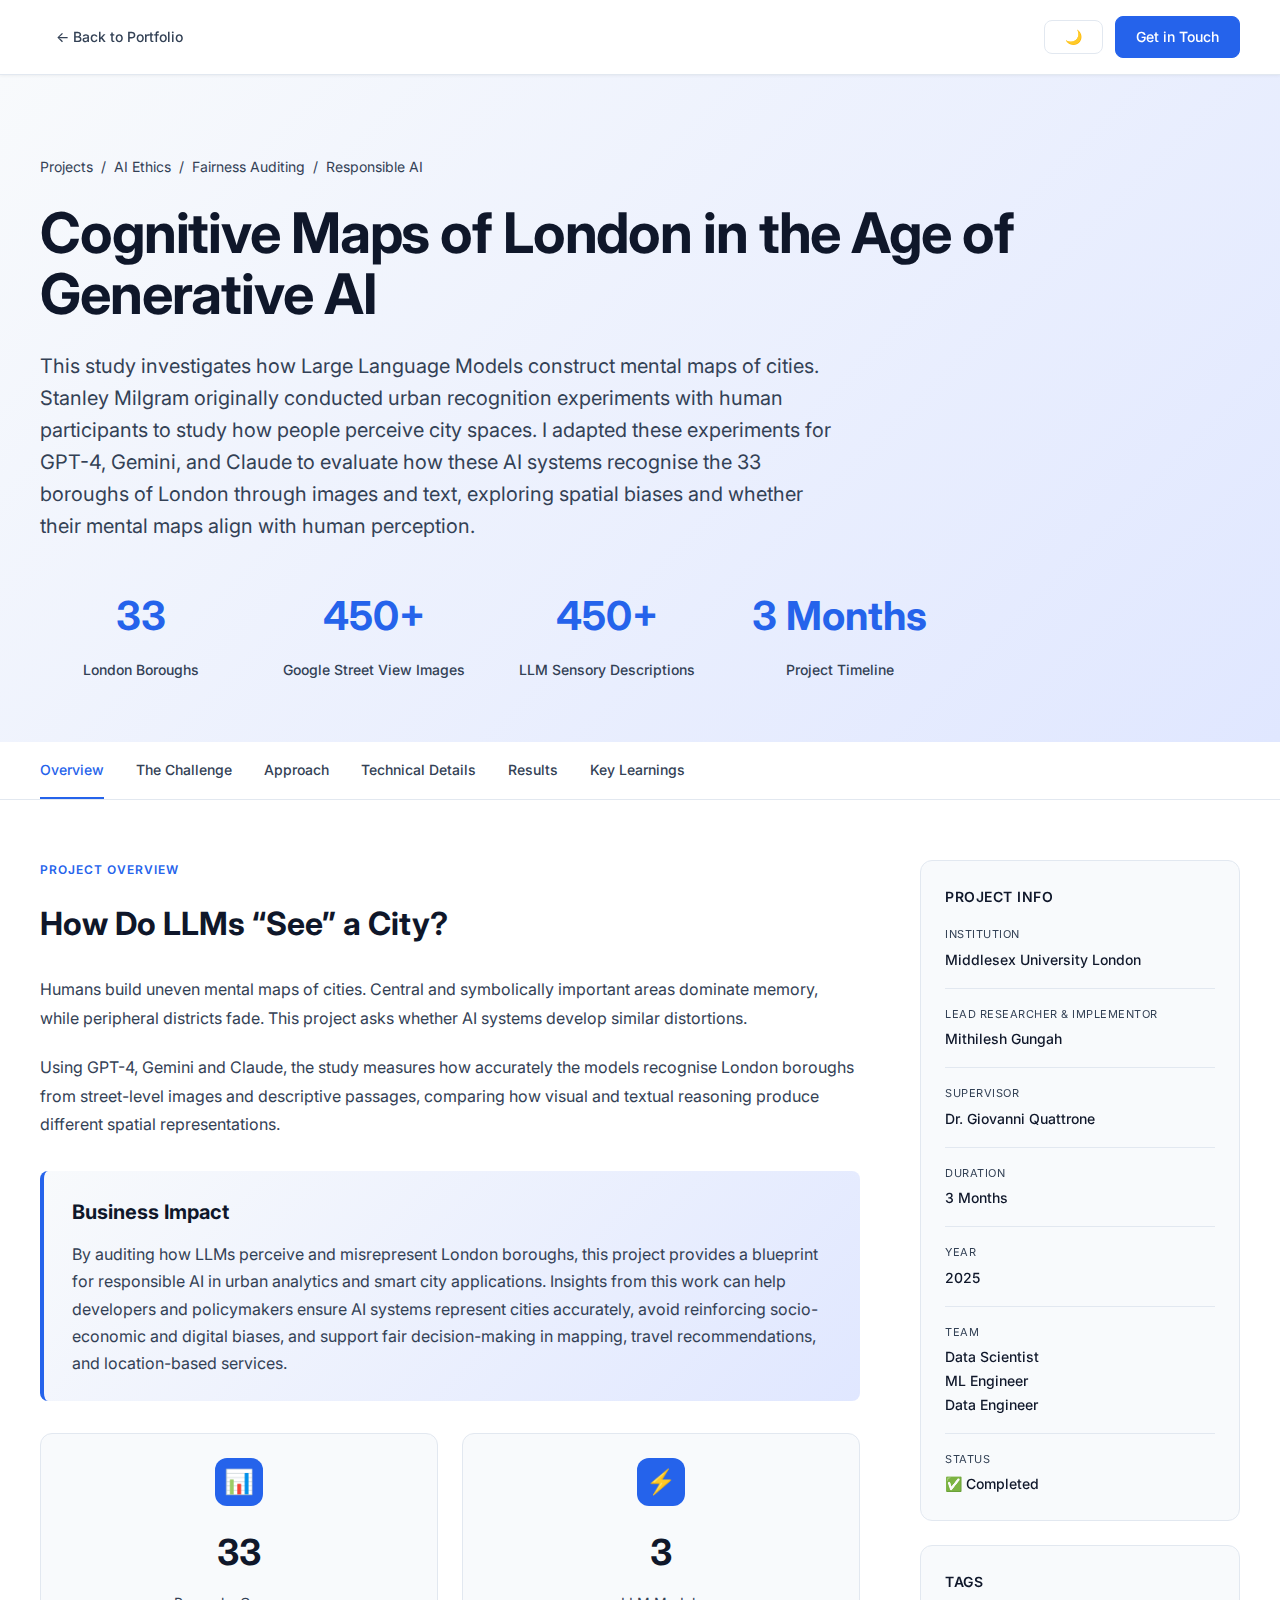
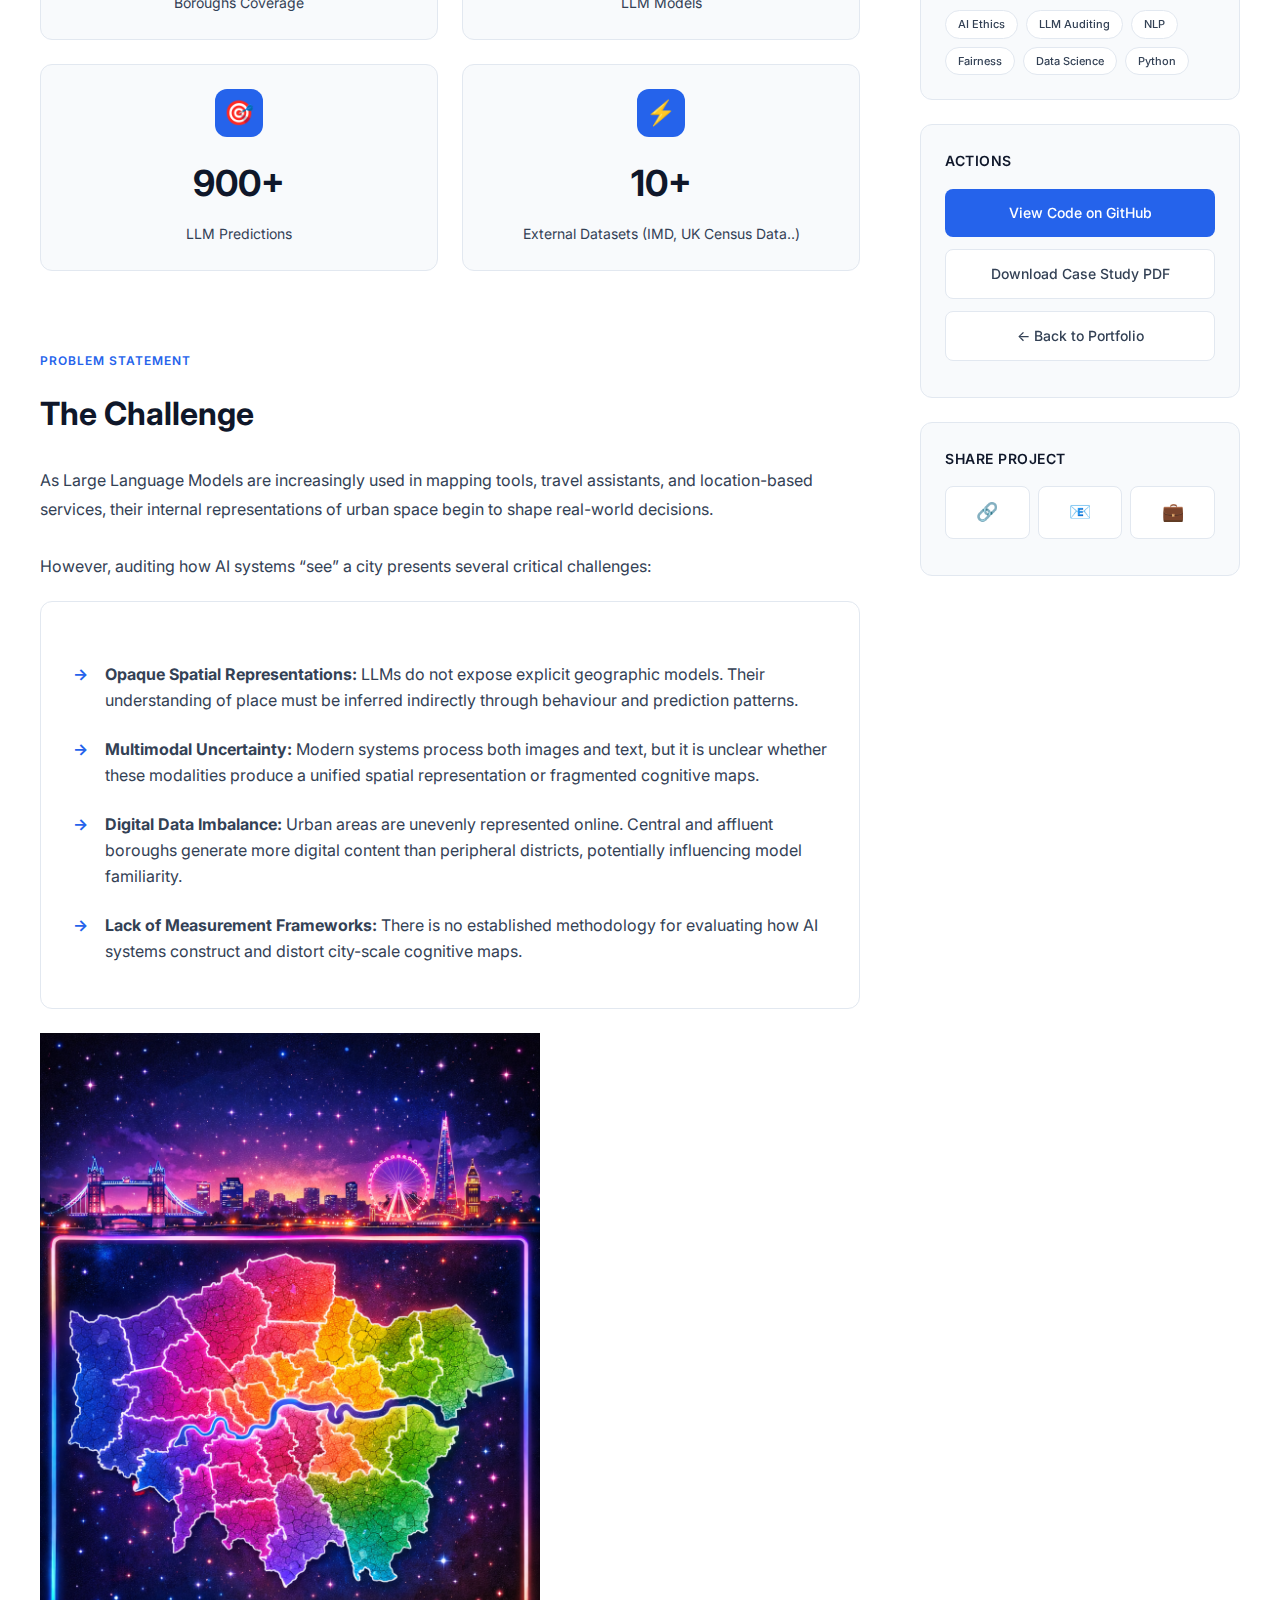
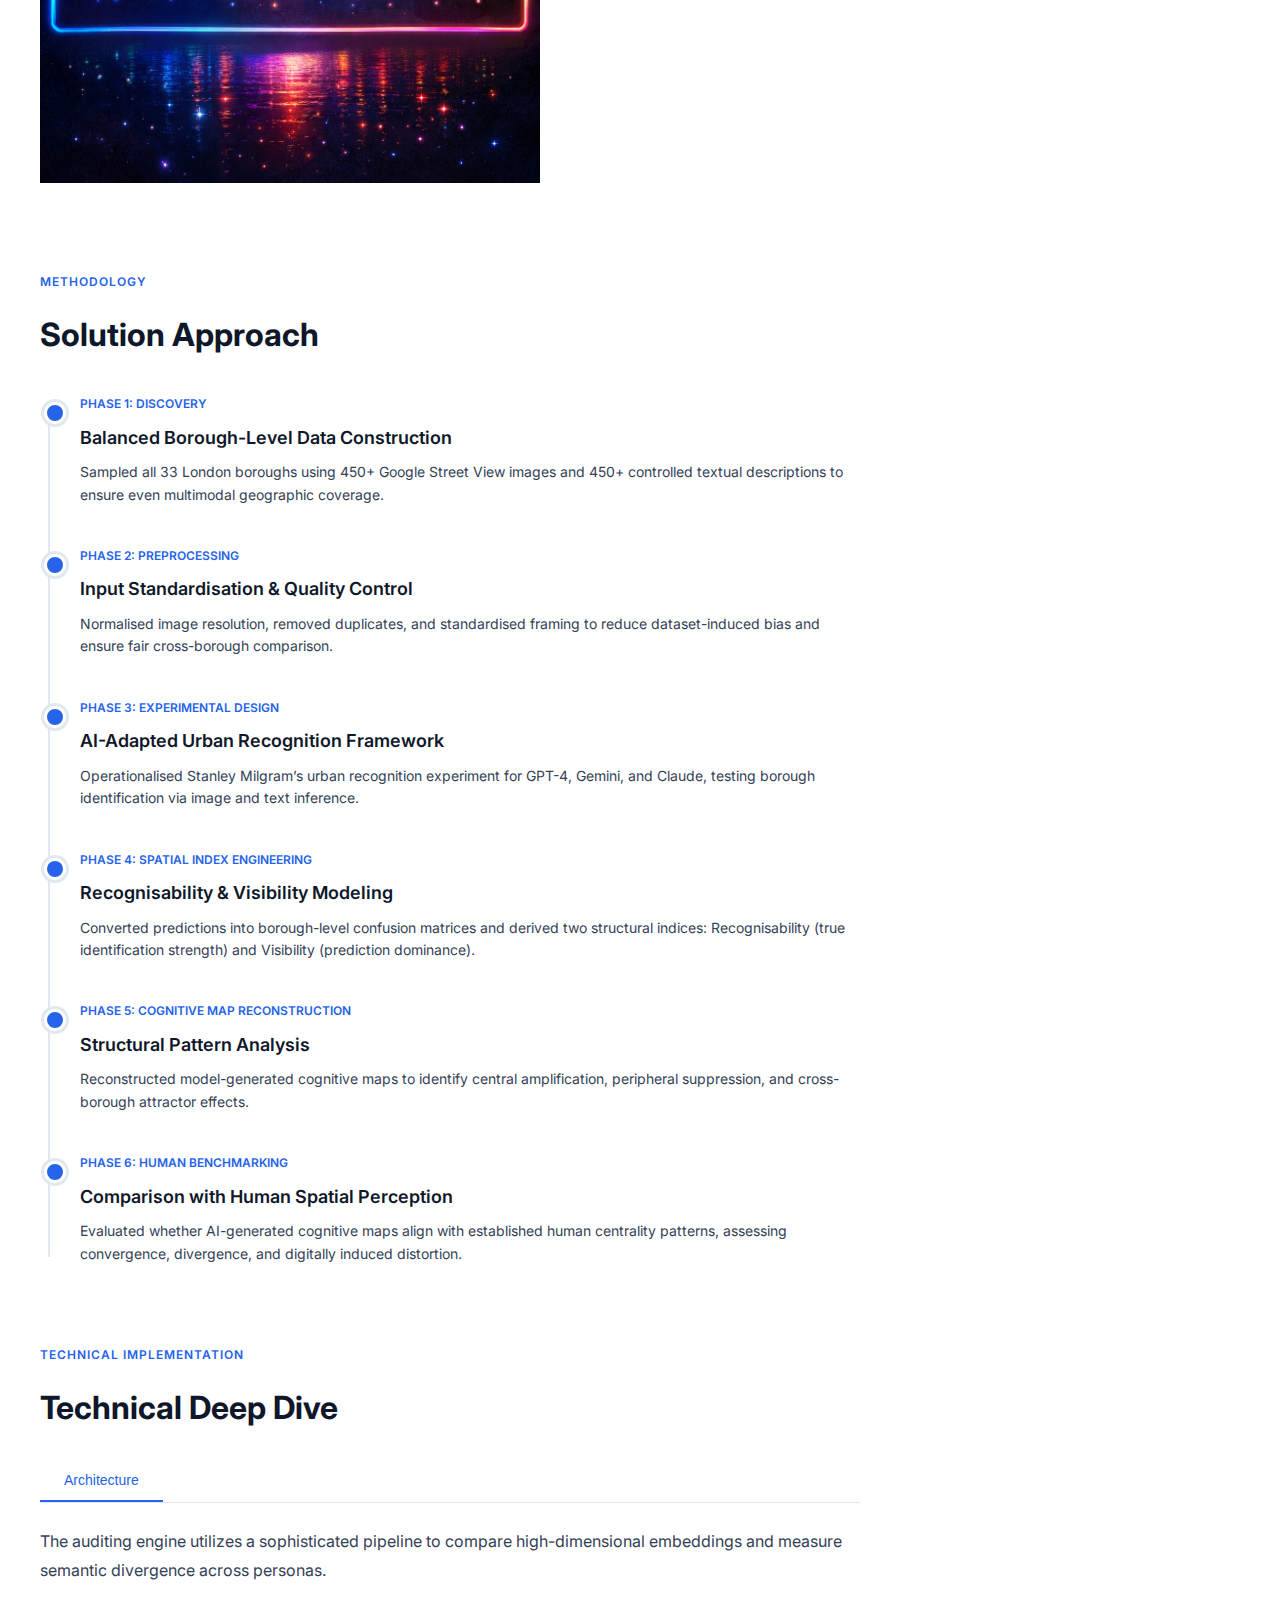
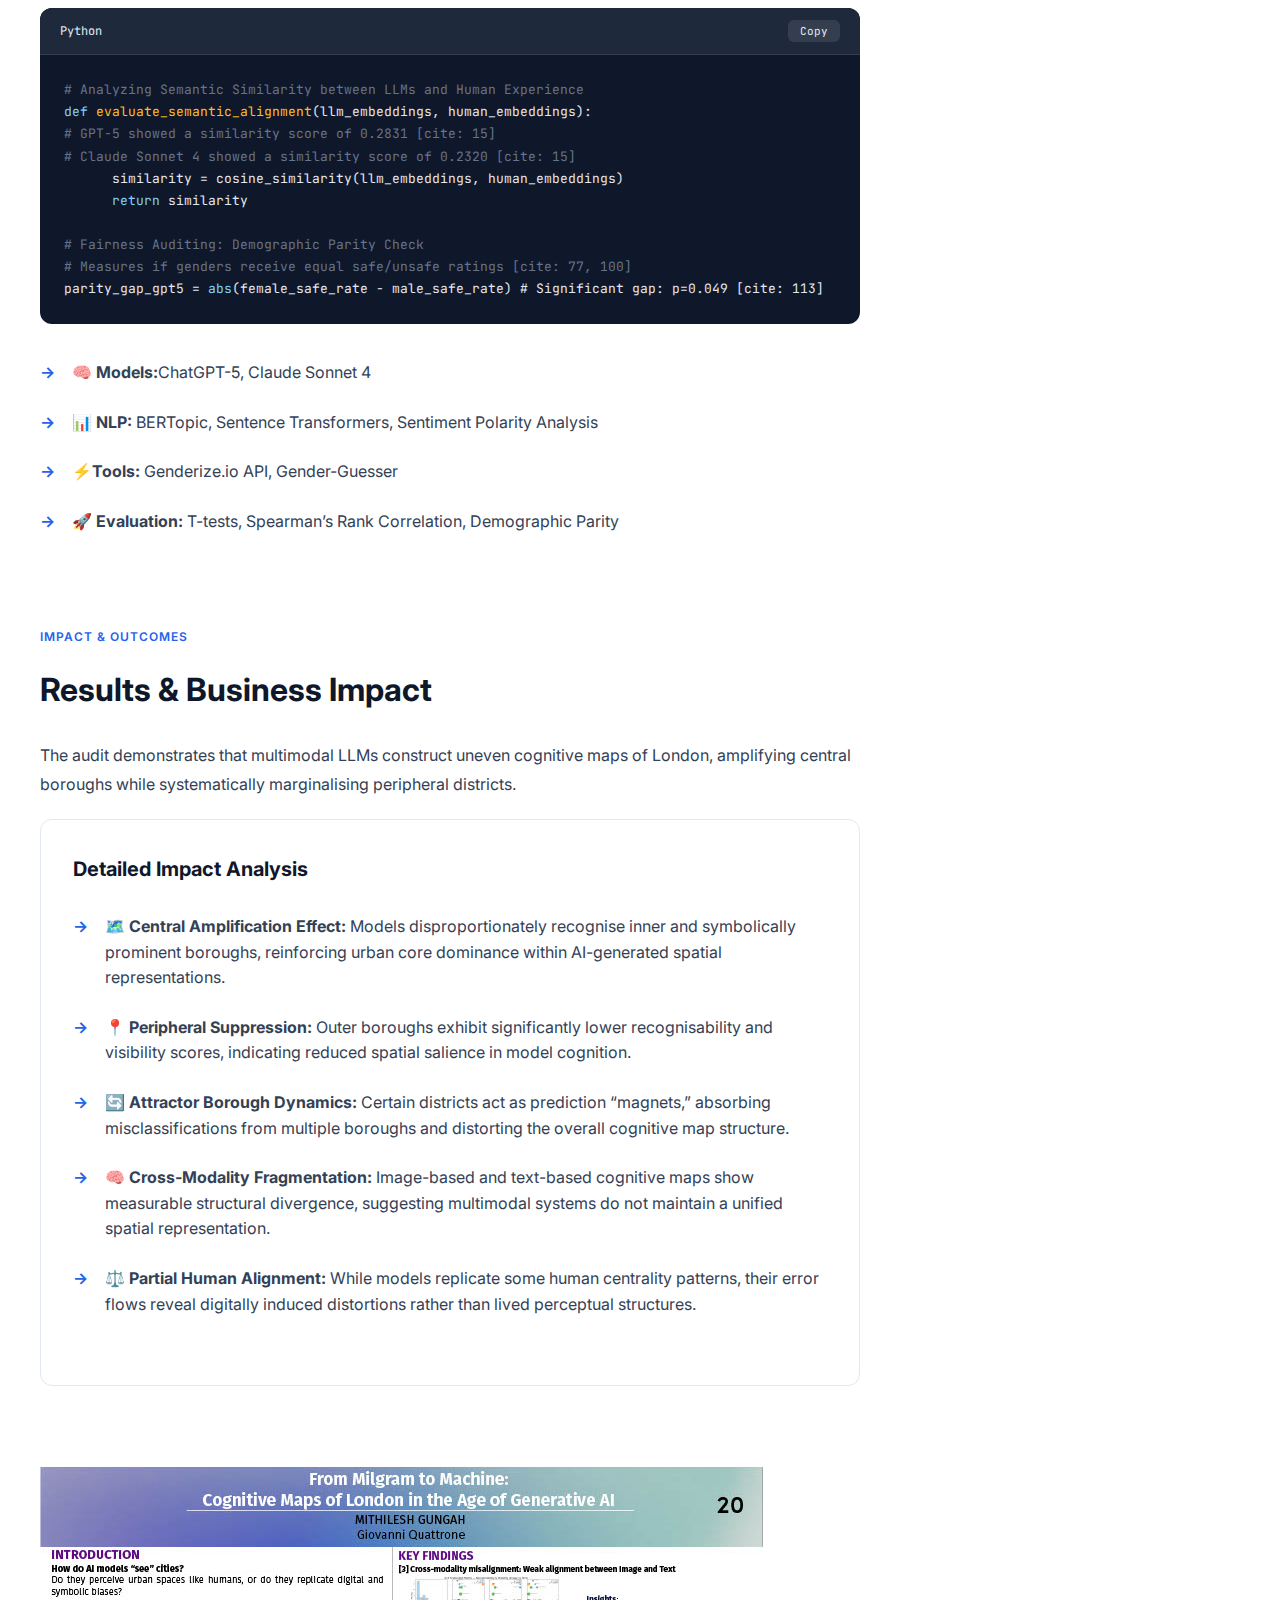
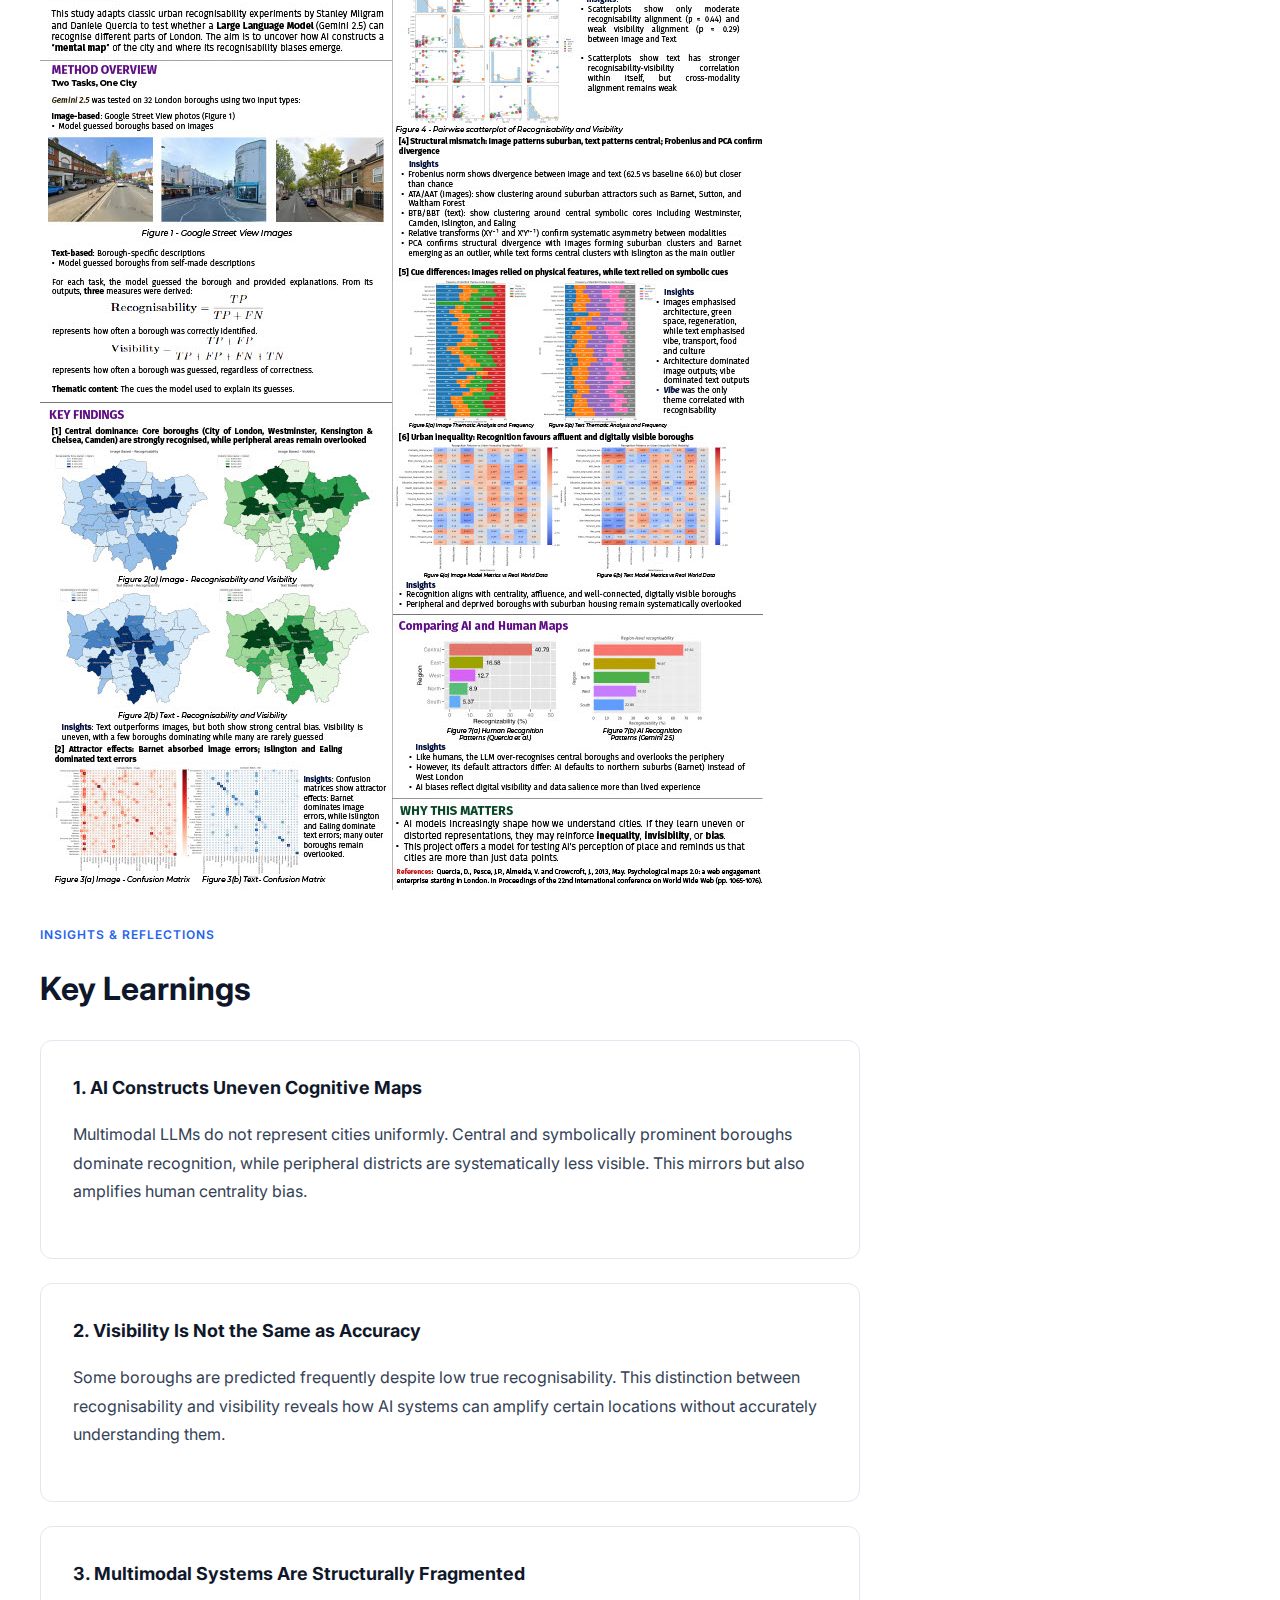
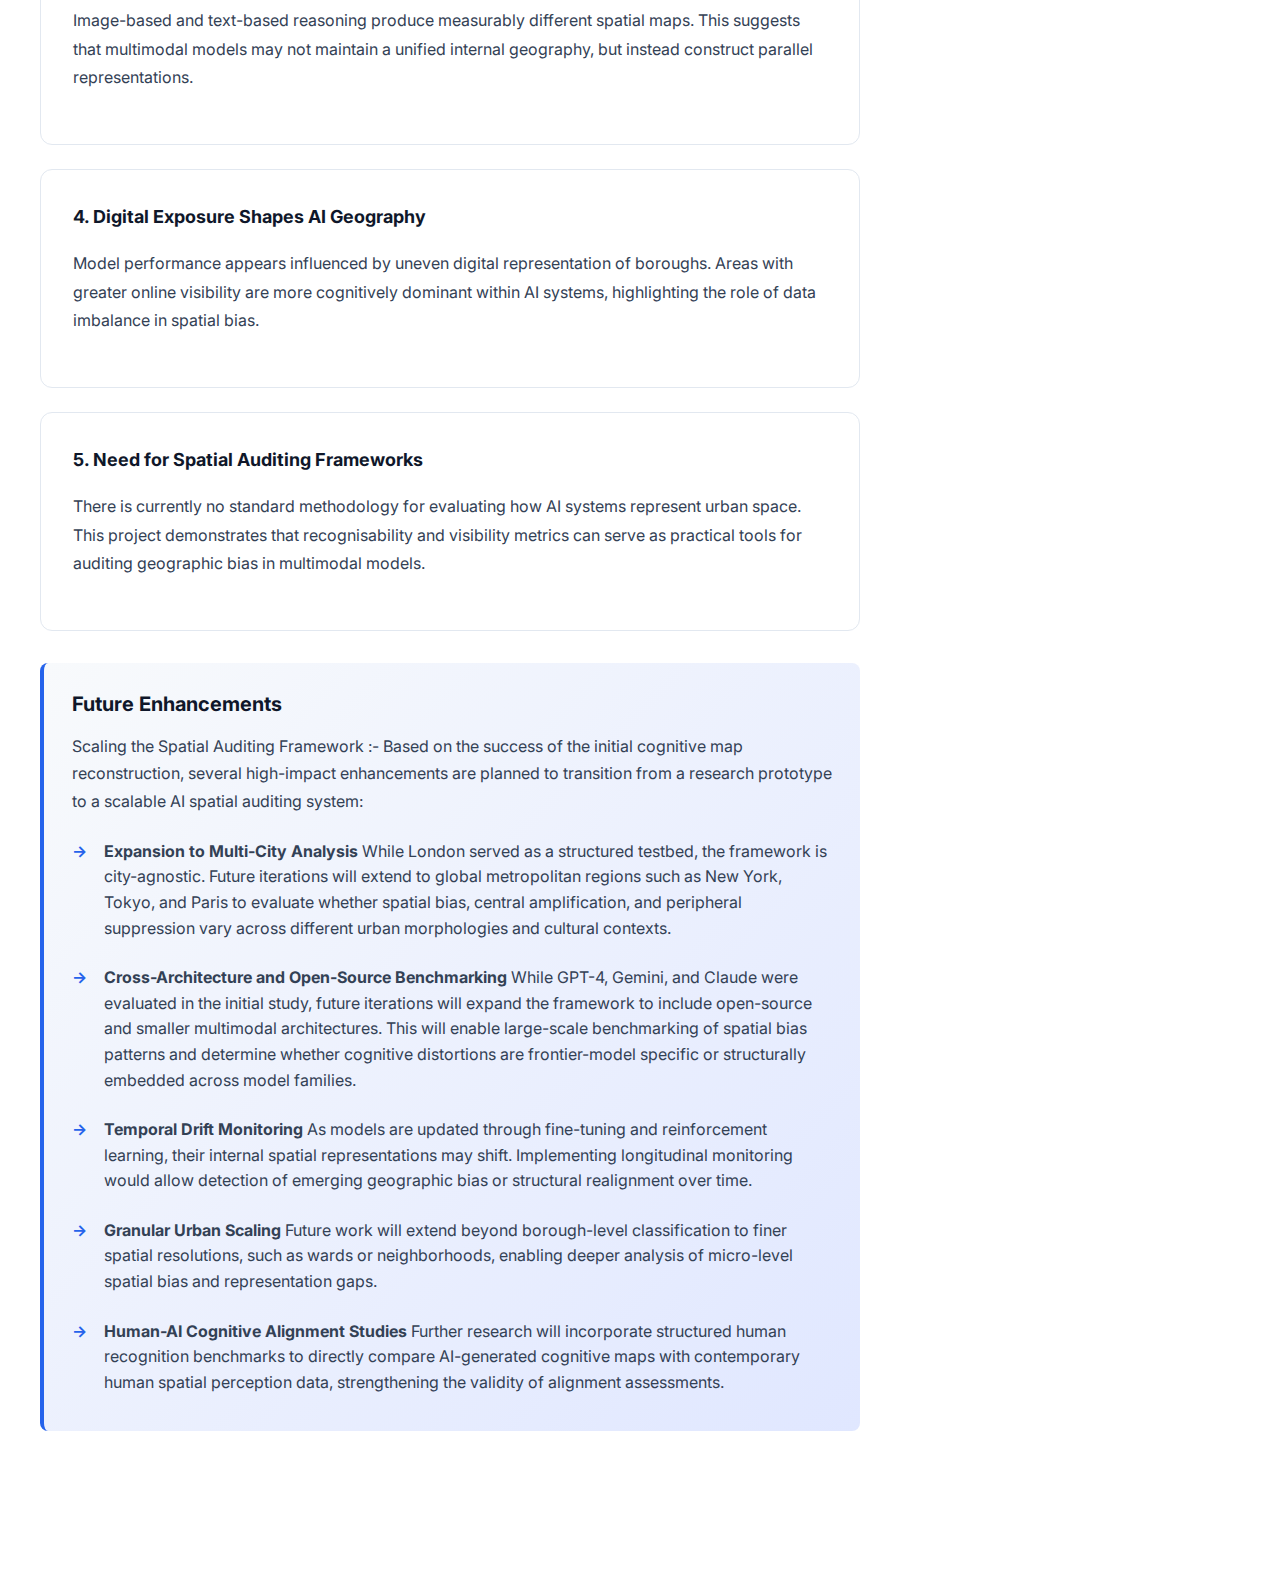
<file: project_1_thesis.html>
<!DOCTYPE html>
<html lang="en">
<head>
  <meta charset="UTF-8">
  <meta name="viewport" content="width=device-width, initial-scale=1.0">
  <title>Cognitive Maps of London in the Age of Generative AI</title>
  <link href="https://fonts.googleapis.com/css2?family=Inter:wght@300;400;500;600;700&family=JetBrains+Mono:wght@400;500;600&display=swap" rel="stylesheet">
  <style>
    * {
      margin: 0;
      padding: 0;
      box-sizing: border-box;
    }

    :root {
      --primary: #2563eb;
      --primary-dark: #1e40af;
      --secondary: #7c3aed;
      --accent: #06b6d4;
      --success: #10b981;
      --warning: #f59e0b;
      --dark: #0f172a;
      --dark-light: #1e293b;
      --gray-50: #f8fafc;
      --gray-100: #f1f5f9;
      --gray-200: #e2e8f0;
      --gray-700: #334155;
      --gray-800: #1e293b;
      --gray-900: #0f172a;
    }

    body {
      font-family: 'Inter', sans-serif;
      background: #ffffff;
      color: var(--gray-900);
      line-height: 1.7;
    }

    /* Navigation */
    .nav {
      position: sticky;
      top: 0;
      background: rgba(255, 255, 255, 0.95);
      backdrop-filter: blur(10px);
      border-bottom: 1px solid var(--gray-200);
      z-index: 1000;
      box-shadow: 0 1px 3px rgba(0, 0, 0, 0.05);
    }

    .nav-container {
      max-width: 1400px;
      margin: 0 auto;
      padding: 16px 40px;
      display: flex;
      justify-content: space-between;
      align-items: center;
    }

    .nav-back {
      display: flex;
      align-items: center;
      gap: 8px;
      color: var(--gray-700);
      text-decoration: none;
      font-size: 14px;
      font-weight: 500;
      padding: 8px 16px;
      border-radius: 8px;
      transition: all 0.2s;
    }

    .nav-back:hover {
      background: var(--gray-100);
      color: var(--primary);
    }

    .nav-actions {
      display: flex;
      gap: 12px;
    }

    .nav-btn {
      padding: 8px 20px;
      border-radius: 8px;
      text-decoration: none;
      font-size: 14px;
      font-weight: 500;
      transition: all 0.2s;
      border: 1px solid var(--gray-200);
      background: white;
      color: var(--gray-700);
    }

    .nav-btn:hover {
      border-color: var(--primary);
      color: var(--primary);
    }

    .nav-btn.primary {
      background: var(--primary);
      color: white;
      border-color: var(--primary);
    }

    .nav-btn.primary:hover {
      background: var(--primary-dark);
    }

    /* Hero Section */
    .hero {
      background: linear-gradient(135deg, #f8fafc 0%, #e0e7ff 100%);
      padding: 80px 40px 60px;
    }

    .hero-container {
      max-width: 1200px;
      margin: 0 auto;
    }

    .breadcrumb {
      display: flex;
      gap: 8px;
      color: var(--gray-700);
      font-size: 14px;
      margin-bottom: 24px;
    }

    .breadcrumb span {
      color: var(--gray-700);
    }

    .hero-title {
      font-size: 56px;
      font-weight: 700;
      line-height: 1.1;
      margin-bottom: 24px;
      color: var(--gray-900);
      letter-spacing: -0.02em;
    }

    .hero-subtitle {
      font-size: 20px;
      color: var(--gray-700);
      max-width: 800px;
      line-height: 1.6;
      margin-bottom: 40px;
    }

    .hero-stats {
        display: flex;
        gap: 40px;
        justify-content: center;
    }

    .stat {
        display: flex;
        flex-direction: column;
        align-items: center;
    }

    .stat-value {
        font-size: 40px;
        font-weight: 700;
        color: orange;
        margin-bottom: 8px;
    }

    .stat-label {
        font-size: 16px;
        color: #555;
        text-align: center;
    }
    
    /* Quick Nav */
    .quick-nav {
      background: white;
      border-bottom: 1px solid var(--gray-200);
      position: sticky;
      top: 69px;
      z-index: 100;
    }

    .quick-nav-container {
      max-width: 1400px;
      margin: 0 auto;
      padding: 0 40px;
      display: flex;
      gap: 32px;
      overflow-x: auto;
    }

    .quick-nav a {
      padding: 16px 0;
      color: var(--gray-700);
      text-decoration: none;
      font-size: 14px;
      font-weight: 500;
      border-bottom: 2px solid transparent;
      transition: all 0.2s;
      white-space: nowrap;
    }

    .quick-nav a:hover,
    .quick-nav a.active {
      color: var(--primary);
      border-bottom-color: var(--primary);
    }

    /* Main Layout */
    .main-container {
      max-width: 1400px;
      margin: 0 auto;
      padding: 60px 40px;
      display: grid;
      grid-template-columns: 1fr 320px;
      gap: 60px;
    }

    /* Content Sections */
    .content-section {
      margin-bottom: 80px;
      scroll-margin-top: 150px;
    }

    .section-label {
      font-size: 12px;
      font-weight: 600;
      color: var(--primary);
      text-transform: uppercase;
      letter-spacing: 1px;
      margin-bottom: 16px;
    }

    .section-title {
      font-size: 32px;
      font-weight: 700;
      margin-bottom: 24px;
      color: var(--gray-900);
    }

    .section-text {
      font-size: 16px;
      color: var(--gray-700);
      line-height: 1.8;
      margin-bottom: 20px;
    }

    /* Cards */
    .card {
      background: white;
      border: 1px solid var(--gray-200);
      border-radius: 12px;
      padding: 32px;
      margin-bottom: 24px;
    }

    .card-grid {
      display: grid;
      grid-template-columns: repeat(auto-fit, minmax(280px, 1fr));
      gap: 24px;
      margin-top: 24px;
    }

    .metric-card {
      background: var(--gray-50);
      border: 1px solid var(--gray-200);
      border-radius: 12px;
      padding: 24px;
      text-align: center;
    }

    .metric-icon {
      width: 48px;
      height: 48px;
      background: var(--primary);
      color: white;
      border-radius: 12px;
      display: flex;
      align-items: center;
      justify-content: center;
      font-size: 24px;
      margin: 0 auto 16px;
    }

    .metric-value {
      font-size: 36px;
      font-weight: 700;
      color: var(--gray-900);
      margin-bottom: 8px;
    }

    .metric-label {
      font-size: 14px;
      color: var(--gray-700);
    }

    /* Tabs */
    .tabs {
      display: flex;
      gap: 4px;
      margin-bottom: 24px;
      border-bottom: 1px solid var(--gray-200);
    }

    .tab {
      padding: 12px 24px;
      background: transparent;
      border: none;
      color: var(--gray-700);
      font-size: 14px;
      font-weight: 500;
      cursor: pointer;
      border-bottom: 2px solid transparent;
      transition: all 0.2s;
    }

    .tab:hover,
    .tab.active {
      color: var(--primary);
      border-bottom-color: var(--primary);
    }

    .tab-content {
      display: none;
      animation: fadeIn 0.3s;
    }

    .tab-content.active {
      display: block;
    }

    @keyframes fadeIn {
      from { opacity: 0; transform: translateY(10px); }
      to { opacity: 1; transform: translateY(0); }
    }

    /* Tech Stack */
    .tech-grid {
      display: grid;
      grid-template-columns: repeat(auto-fit, minmax(100px, 1fr));
      gap: 16px;
      margin-top: 24px;
    }

    .tech-item {
      background: var(--gray-50);
      border: 1px solid var(--gray-200);
      border-radius: 8px;
      padding: 16px;
      text-align: center;
      transition: all 0.2s;
    }

    .tech-item:hover {
      border-color: var(--primary);
      transform: translateY(-2px);
    }

    .tech-icon {
      font-size: 32px;
      margin-bottom: 8px;
    }

    .tech-name {
      font-size: 12px;
      font-weight: 500;
      color: var(--gray-700);
      font-family: 'JetBrains Mono', monospace;
    }

    /* Code Block */
    .code-container {
      background: var(--gray-900);
      border-radius: 12px;
      overflow: hidden;
      margin: 24px 0;
    }

    .code-header {
      background: var(--gray-800);
      padding: 12px 20px;
      display: flex;
      justify-content: space-between;
      align-items: center;
      border-bottom: 1px solid rgba(255, 255, 255, 0.1);
    }

    .code-title {
      font-size: 12px;
      color: var(--gray-200);
      font-family: 'JetBrains Mono', monospace;
    }

    .copy-btn {
      background: rgba(255, 255, 255, 0.1);
      border: none;
      color: var(--gray-200);
      padding: 4px 12px;
      border-radius: 6px;
      font-size: 11px;
      cursor: pointer;
      font-family: 'JetBrains Mono', monospace;
    }

    .copy-btn:hover {
      background: rgba(255, 255, 255, 0.2);
    }

    .code-block {
      padding: 24px;
      overflow-x: auto;
    }

    .code-block code {
      font-family: 'JetBrains Mono', monospace;
      font-size: 13px;
      line-height: 1.6;
      color: #e2e8f0;
    }

    .code-comment { color: #64748b; }
    .code-keyword { color: #7dd3fc; }
    .code-string { color: #86efac; }
    .code-function { color: #fbbf24; }

    /* Process Timeline */
    .timeline {
      position: relative;
      padding-left: 40px;
      margin-top: 32px;
    }

    .timeline::before {
      content: '';
      position: absolute;
      left: 8px;
      top: 8px;
      bottom: 8px;
      width: 2px;
      background: var(--gray-200);
    }

    .timeline-item {
      position: relative;
      margin-bottom: 40px;
    }

    .timeline-item::before {
      content: '';
      position: absolute;
      left: -36px;
      top: 8px;
      width: 16px;
      height: 16px;
      border-radius: 50%;
      background: var(--primary);
      border: 3px solid white;
      box-shadow: 0 0 0 3px var(--gray-200);
    }

    .timeline-label {
      font-size: 12px;
      font-weight: 600;
      color: var(--primary);
      text-transform: uppercase;
      margin-bottom: 8px;
    }

    .timeline-title {
      font-size: 18px;
      font-weight: 600;
      color: var(--gray-900);
      margin-bottom: 8px;
    }

    .timeline-text {
      font-size: 14px;
      color: var(--gray-700);
      line-height: 1.6;
    }

    /* Lists */
    .custom-list {
      list-style: none;
      padding: 0;
      margin-top: 16px;
    }

    .custom-list li {
      padding: 12px 0 12px 32px;
      position: relative;
      color: var(--gray-700);
      line-height: 1.6;
    }

    .custom-list li::before {
      content: "→";
      position: absolute;
      left: 0;
      color: var(--primary);
      font-weight: 700;
    }

    /* Sidebar */
    .sidebar {
      position: sticky;
      top: 150px;
      height: fit-content;
    }

    .sidebar-section {
      background: var(--gray-50);
      border: 1px solid var(--gray-200);
      border-radius: 12px;
      padding: 24px;
      margin-bottom: 24px;
    }

    .sidebar-title {
      font-size: 14px;
      font-weight: 600;
      color: var(--gray-900);
      margin-bottom: 16px;
      text-transform: uppercase;
      letter-spacing: 0.5px;
    }

    .sidebar-item {
      margin-bottom: 16px;
      padding-bottom: 16px;
      border-bottom: 1px solid var(--gray-200);
    }

    .sidebar-item:last-child {
      margin-bottom: 0;
      padding-bottom: 0;
      border-bottom: none;
    }

    .sidebar-label {
      font-size: 11px;
      color: var(--gray-700);
      text-transform: uppercase;
      letter-spacing: 0.5px;
      margin-bottom: 4px;
    }

    .sidebar-value {
      font-size: 14px;
      color: var(--gray-900);
      font-weight: 500;
    }

    .tag-container {
      display: flex;
      flex-wrap: wrap;
      gap: 8px;
      margin-top: 8px;
    }

    .tag {
      background: white;
      border: 1px solid var(--gray-200);
      padding: 4px 12px;
      border-radius: 16px;
      font-size: 11px;
      color: var(--gray-700);
      font-weight: 500;
    }

    .action-btn {
      display: block;
      width: 100%;
      padding: 12px;
      background: var(--primary);
      color: white;
      text-align: center;
      text-decoration: none;
      border-radius: 8px;
      font-weight: 500;
      font-size: 14px;
      margin-bottom: 12px;
      transition: all 0.2s;
    }

    .action-btn:hover {
      background: var(--primary-dark);
    }

    .action-btn.secondary {
      background: white;
      color: var(--gray-700);
      border: 1px solid var(--gray-200);
    }

    .action-btn.secondary:hover {
      border-color: var(--primary);
      color: var(--primary);
    }

    /* Highlight Box */
    .highlight-box {
      background: linear-gradient(135deg, #dbeafe 0%, #e0e7ff 100%);
      border-left: 4px solid var(--primary);
      border-radius: 8px;
      padding: 24px 28px;
      margin: 32px 0;
    }

    .highlight-box h3 {
      font-size: 20px;
      color: var(--gray-900);
      margin-bottom: 12px;
    }

    .highlight-box p {
      color: var(--gray-700);
      line-height: 1.7;
    }

    /* Image Placeholder */
    .image-placeholder {
      width: 100%;
      height: 400px;
      background: linear-gradient(135deg, var(--gray-100) 0%, var(--gray-200) 100%);
      border-radius: 12px;
      display: flex;
      align-items: center;
      justify-content: center;
      font-size: 80px;
      margin: 32px 0;
      border: 1px solid var(--gray-200);
    }

    /* Responsive */
    @media (max-width: 1024px) {
      .main-container {
        grid-template-columns: 1fr;
      }

      .sidebar {
        position: relative;
        top: 0;
      }

      .hero-title {
        font-size: 40px;
      }

      .hero-stats {
        grid-template-columns: repeat(2, 1fr);
      }
    }

    @media (max-width: 768px) {
      .nav-container,
      .hero-container,
      .quick-nav-container,
      .main-container {
        padding-left: 20px;
        padding-right: 20px;
      }

      .hero-title {
        font-size: 32px;
      }

      .hero-stats {
        grid-template-columns: 1fr;
        gap: 20px;
      }
    }

    /* Theme Variables */
    :root {
      --primary: #2563eb;
      --primary-dark: #1e40af;
      --bg-color: #ffffff;
      --text-main: #0f172a;
      --text-muted: #334155;
      --nav-bg: rgba(255, 255, 255, 0.95);
      --card-bg: #ffffff;
      --card-border: #e2e8f0;
      --hero-bg: linear-gradient(135deg, #f8fafc 0%, #e0e7ff 100%);
      --stat-bg: #f8fafc;
      --gray-50: #f8fafc;
      --gray-100: #f1f5f9;
      --gray-200: #e2e8f0;
      --code-bg: #0f172a;
    }

    body.dark-mode {
      --bg-color: #0f172a;
      --text-main: #f8fafc;
      --text-muted: #94a3b8;
      --nav-bg: rgba(15, 23, 42, 0.95);
      --card-bg: #1e293b;
      --card-border: #334155;
      --hero-bg: linear-gradient(135deg, #0f172a 0%, #1e1b4b 100%);
      --stat-bg: #1e293b;
      --gray-50: #1e293b;
      --gray-100: #334155;
      --gray-200: #334155;
    }

    * { margin: 0; padding: 0; box-sizing: border-box; }
    html { scroll-behavior: smooth; }
    body {
      font-family: 'Inter', sans-serif;
      background: var(--bg-color);
      color: var(--text-main);
      line-height: 1.7;
      transition: background 0.3s ease, color 0.3s ease;
    }

    /* Navigation */
    .nav {
      position: sticky; top: 0;
      background: var(--nav-bg);
      backdrop-filter: blur(10px);
      border-bottom: 1px solid var(--card-border);
      z-index: 1000;
    }
    .nav-container {
      max-width: 1400px; margin: 0 auto;
      padding: 16px 40px;
      display: flex; justify-content: space-between; align-items: center;
    }
    .nav-back {
      display: flex; align-items: center; gap: 8px;
      color: var(--text-muted); text-decoration: none;
      font-size: 14px; font-weight: 500; padding: 8px 16px; border-radius: 8px;
    }
    .nav-back:hover { background: var(--gray-100); color: var(--primary); }
    .nav-actions { display: flex; gap: 12px; }
    .nav-btn {
      padding: 8px 20px; border-radius: 8px; text-decoration: none;
      font-size: 14px; font-weight: 500; transition: all 0.2s;
      border: 1px solid var(--card-border); background: var(--card-bg);
      color: var(--text-muted); cursor: pointer;
    }
    .nav-btn.primary { background: var(--primary); color: white; border-color: var(--primary); }

    /* Hero */
    .hero { background: var(--hero-bg); padding: 80px 40px 60px; }
    .hero-container { max-width: 1200px; margin: 0 auto; }
    .breadcrumb { display: flex; gap: 8px; color: var(--text-muted); font-size: 14px; margin-bottom: 24px; }
    .hero-title { font-size: 56px; font-weight: 700; line-height: 1.1; margin-bottom: 24px; letter-spacing: -0.02em; }
    .hero-subtitle { font-size: 20px; color: var(--text-muted); max-width: 800px; margin-bottom: 40px; }
    .hero-stats { display: grid; grid-template-columns: repeat(4, 1fr); gap: 32px; max-width: 900px; }
    .stat-value { font-size: 40px; font-weight: 700; color: var(--primary); display: block; }
    .stat-label { font-size: 14px; color: var(--text-muted); font-weight: 500; }

    /* Quick Nav */
    .quick-nav { background: var(--nav-bg); border-bottom: 1px solid var(--card-border); position: sticky; top: 69px; z-index: 100; }
    .quick-nav-container { max-width: 1400px; margin: 0 auto; padding: 0 40px; display: flex; gap: 32px; overflow-x: auto; }
    .quick-nav a { padding: 16px 0; color: var(--text-muted); text-decoration: none; font-size: 14px; font-weight: 500; border-bottom: 2px solid transparent; }
    .quick-nav a.active { color: var(--primary); border-bottom-color: var(--primary); }

    /* Main Layout */
    .main-container { max-width: 1400px; margin: 0 auto; padding: 60px 40px; display: grid; grid-template-columns: 1fr 320px; gap: 60px; }
    .content-section { margin-bottom: 80px; scroll-margin-top: 150px; }
    .section-label { font-size: 12px; font-weight: 600; color: var(--primary); text-transform: uppercase; letter-spacing: 1px; margin-bottom: 16px; }
    .section-title { font-size: 32px; font-weight: 700; margin-bottom: 24px; }
    .section-text { font-size: 16px; color: var(--text-muted); margin-bottom: 20px; }

    /* UI Elements */
    .card { background: var(--card-bg); border: 1px solid var(--card-border); border-radius: 12px; padding: 32px; margin-bottom: 24px; }
    .metric-card { background: var(--stat-bg); border: 1px solid var(--card-border); border-radius: 12px; padding: 24px; text-align: center; }
    .metric-icon { width: 48px; height: 48px; background: var(--primary); color: white; border-radius: 12px; display: flex; align-items: center; justify-content: center; margin: 0 auto 16px; font-size: 24px; }
    .highlight-box { background: var(--hero-bg); border-left: 4px solid var(--primary); border-radius: 8px; padding: 24px 28px; margin: 32px 0; }
    .custom-list { list-style: none; }
    .custom-list li { padding: 12px 0 12px 32px; position: relative; color: var(--text-muted); }
    .custom-list li::before { content: "→"; position: absolute; left: 0; color: var(--primary); font-weight: 700; }

    /* Timeline */
    .timeline { position: relative; padding-left: 40px; margin-top: 32px; }
    .timeline::before { content: ''; position: absolute; left: 8px; top: 8px; bottom: 8px; width: 2px; background: var(--card-border); }
    .timeline-item { position: relative; margin-bottom: 40px; }
    .timeline-item::before { content: ''; position: absolute; left: -36px; top: 8px; width: 16px; height: 16px; border-radius: 50%; background: var(--primary); border: 3px solid var(--bg-color); box-shadow: 0 0 0 3px var(--card-border); }

    /* Tabs & Code */
    .tabs { display: flex; gap: 4px; margin-bottom: 24px; border-bottom: 1px solid var(--card-border); }
    .tab { padding: 12px 24px; background: transparent; border: none; color: var(--text-muted); cursor: pointer; border-bottom: 2px solid transparent; }
    .tab.active { color: var(--primary); border-bottom-color: var(--primary); }
    .tab-content { display: none; }
    .tab-content.active { display: block; animation: fadeIn 0.3s; }
    .code-container { background: #0f172a; border-radius: 12px; overflow: hidden; margin: 24px 0; }
    .code-header { background: #1e293b; padding: 12px 20px; display: flex; justify-content: space-between; align-items: center; }
    .code-block { padding: 24px; overflow-x: auto; color: #e2e8f0; font-family: 'JetBrains Mono', monospace; font-size: 13px; }

    /* Sidebar */
    .sidebar-section { background: var(--stat-bg); border: 1px solid var(--card-border); border-radius: 12px; padding: 24px; margin-bottom: 24px; }
    .tag { background: var(--card-bg); border: 1px solid var(--card-border); padding: 4px 12px; border-radius: 16px; font-size: 11px; color: var(--text-muted); }

    @keyframes fadeIn { from { opacity: 0; transform: translateY(10px); } to { opacity: 1; transform: translateY(0); } }
    @media (max-width: 1024px) { .main-container { grid-template-columns: 1fr; } .hero-stats { grid-template-columns: repeat(2, 1fr); } }
/* --- DARK MODE THEME LOGIC --- */
    :root {
      --primary: #2563eb;
      --primary-dark: #1e40af;
      --secondary: #7c3aed;
      --accent: #06b6d4;
      --success: #10b981;
      --warning: #f59e0b;
      --dark: #0f172a;
      --dark-light: #1e293b;
      
      /* Light Mode Colors */
      --bg-body: #ffffff;
      --bg-card: #ffffff;
      --bg-alt: #f8fafc;
      --nav-bg: rgba(255, 255, 255, 0.95);
      --hero-bg: linear-gradient(135deg, #f8fafc 0%, #e0e7ff 100%);
      --text-main: #0f172a;
      --text-muted: #334155;
      --border-color: #e2e8f0;
      
      --gray-50: #f8fafc;
      --gray-100: #f1f5f9;
      --gray-200: #e2e8f0;
      --gray-700: #334155;
      --gray-800: #1e293b;
      --gray-900: #0f172a;
    }

    [data-theme="dark"] {
      --bg-body: #0f172a;
      --bg-card: #1e293b;
      --bg-alt: #1e293b;
      --nav-bg: rgba(15, 23, 42, 0.95);
      --hero-bg: linear-gradient(135deg, #1e293b 0%, #0f172a 100%);
      --text-main: #f1f5f9;
      --text-muted: #94a3b8;
      --border-color: #334155;
      --gray-50: #1e293b;
      --gray-100: #334155;
      --gray-200: #334155;
      --gray-700: #94a3b8;
      --gray-900: #f8fafc;
    }

    * {
      margin: 0;
      padding: 0;
      box-sizing: border-box;
      transition: background-color 0.3s ease, border-color 0.3s ease, color 0.3s ease;
    }

    body {
      font-family: 'Inter', sans-serif;
      background: var(--bg-body);
      color: var(--text-main);
      line-height: 1.7;
    }

    /* Navigation */
    .nav {
      position: sticky;
      top: 0;
      background: var(--nav-bg);
      backdrop-filter: blur(10px);
      border-bottom: 1px solid var(--border-color);
      z-index: 1000;
      box-shadow: 0 1px 3px rgba(0, 0, 0, 0.05);
    }
    .nav-container {
      max-width: 1400px;
      margin: 0 auto;
      padding: 16px 40px;
      display: flex;
      justify-content: space-between;
      align-items: center;
    }
    .nav-back {
      display: flex;
      align-items: center;
      gap: 8px;
      color: var(--text-muted);
      text-decoration: none;
      font-size: 14px;
      font-weight: 500;
      padding: 8px 16px;
      border-radius: 8px;
    }
    .nav-back:hover {
      background: var(--gray-100);
      color: var(--primary);
    }
    .nav-actions {
      display: flex;
      gap: 12px;
      align-items: center;
    }
    .nav-btn {
      padding: 8px 20px;
      border-radius: 8px;
      text-decoration: none;
      font-size: 14px;
      font-weight: 500;
      border: 1px solid var(--border-color);
      background: var(--bg-card);
      color: var(--text-muted);
      cursor: pointer;
    }
    .nav-btn:hover {
      border-color: var(--primary);
      color: var(--primary);
    }
    .nav-btn.primary {
      background: var(--primary);
      color: white;
      border-color: var(--primary);
    }
    .nav-btn.primary:hover {
      background: var(--primary-dark);
    }

    /* Hero Section */
    .hero {
      background: var(--hero-bg);
      padding: 80px 40px 60px;
    }
    .hero-container {
      max-width: 1200px;
      margin: 0 auto;
    }
    .breadcrumb {
      display: flex;
      gap: 8px;
      color: var(--text-muted);
      font-size: 14px;
      margin-bottom: 24px;
    }
    .hero-title {
      font-size: 56px;
      font-weight: 700;
      line-height: 1.1;
      margin-bottom: 24px;
      color: var(--text-main);
      letter-spacing: -0.02em;
    }
    .hero-subtitle {
      font-size: 20px;
      color: var(--text-muted);
      max-width: 800px;
      line-height: 1.6;
      margin-bottom: 40px;
    }
    .stat-value {
      font-size: 40px;
      font-weight: 700;
      color: var(--primary);
      margin-bottom: 8px;
      display: block;
    }
    .stat-label {
      font-size: 14px;
      color: var(--text-muted);
      font-weight: 500;
    }

    /* Quick Nav */
    .quick-nav {
      background: var(--bg-card);
      border-bottom: 1px solid var(--border-color);
      position: sticky;
      top: 69px;
      z-index: 100;
    }
    .quick-nav-container {
      max-width: 1400px;
      margin: 0 auto;
      padding: 0 40px;
      display: flex;
      gap: 32px;
      overflow-x: auto;
    }
    .quick-nav a {
      padding: 16px 0;
      color: var(--text-muted);
      text-decoration: none;
      font-size: 14px;
      font-weight: 500;
      border-bottom: 2px solid transparent;
      white-space: nowrap;
    }
    .quick-nav a:hover, .quick-nav a.active {
      color: var(--primary);
      border-bottom-color: var(--primary);
    }

    /* Main Layout */
    .main-container {
      max-width: 1400px;
      margin: 0 auto;
      padding: 60px 40px;
      display: grid;
      grid-template-columns: 1fr 320px;
      gap: 60px;
    }

    /* Content Sections */
    .content-section { margin-bottom: 80px; scroll-margin-top: 150px; }
    .section-label { font-size: 12px; font-weight: 600; color: var(--primary); text-transform: uppercase; letter-spacing: 1px; margin-bottom: 16px; }
    .section-title { font-size: 32px; font-weight: 700; margin-bottom: 24px; color: var(--text-main); }
    .section-text { font-size: 16px; color: var(--text-muted); line-height: 1.8; margin-bottom: 20px; }

    /* Cards */
    .card {
      background: var(--bg-card);
      border: 1px solid var(--border-color);
      border-radius: 12px;
      padding: 32px;
      margin-bottom: 24px;
    }
    .metric-card {
      background: var(--bg-alt);
      border: 1px solid var(--border-color);
      border-radius: 12px;
      padding: 24px;
      text-align: center;
    }
    .metric-value { font-size: 36px; font-weight: 700; color: var(--text-main); margin-bottom: 8px; }
    .metric-label { font-size: 14px; color: var(--text-muted); }

    /* Tabs */
    .tabs { display: flex; gap: 4px; margin-bottom: 24px; border-bottom: 1px solid var(--border-color); }
    .tab {
      padding: 12px 24px;
      background: transparent;
      border: none;
      color: var(--text-muted);
      font-size: 14px;
      font-weight: 500;
      cursor: pointer;
      border-bottom: 2px solid transparent;
    }
    .tab.active { color: var(--primary); border-bottom-color: var(--primary); }
    .tab-content { display: none; animation: fadeIn 0.3s; }
    .tab-content.active { display: block; }

    /* Tech Stack */
    .tech-item { background: var(--bg-alt); border: 1px solid var(--border-color); border-radius: 8px; padding: 16px; text-align: center; }
    .tech-name { font-size: 12px; font-weight: 500; color: var(--text-muted); font-family: 'JetBrains Mono', monospace; }

    /* Code Block (Always Dark) */
    .code-container { background: #0f172a; border-radius: 12px; overflow: hidden; margin: 24px 0; }
    .code-header { background: #1e293b; padding: 12px 20px; border-bottom: 1px solid rgba(255, 255, 255, 0.1); }

    /* Timeline */
    .timeline::before { background: var(--border-color); }
    .timeline-title { color: var(--text-main); }
    .timeline-text { color: var(--text-muted); }

    /* Sidebar */
    .sidebar-section { background: var(--bg-alt); border: 1px solid var(--border-color); border-radius: 12px; padding: 24px; margin-bottom: 24px; }
    .sidebar-title { color: var(--text-main); }
    .sidebar-value { color: var(--text-main); }
    .sidebar-label { color: var(--text-muted); }
    .tag { background: var(--bg-card); border: 1px solid var(--border-color); color: var(--text-muted); }

    /* Highlight Box */
    .highlight-box {
      background: var(--hero-bg);
      border-left: 4px solid var(--primary);
      border-radius: 8px;
      padding: 24px 28px;
      margin: 32px 0;
    }
    .highlight-box h3 { color: var(--text-main); }

    /* Placeholders */
    .image-placeholder {
      background: var(--bg-alt);
      border: 1px solid var(--border-color);
      color: var(--text-muted);
    }

    /* Utils */
    .hero-stats { display: grid; grid-template-columns: repeat(4, 1fr); gap: 32px; max-width: 900px; }
    .card-grid { display: grid; grid-template-columns: repeat(auto-fit, minmax(280px, 1fr)); gap: 24px; margin-top: 24px; }
    .timeline { position: relative; padding-left: 40px; margin-top: 32px; }
    .timeline-item { position: relative; margin-bottom: 40px; }
    .custom-list { list-style: none; }
    .custom-list li { padding: 12px 0 12px 32px; position: relative; color: var(--text-muted); }
    .custom-list li::before { content: "→"; position: absolute; left: 0; color: var(--primary); font-weight: 700; }

    @keyframes fadeIn { from { opacity: 0; transform: translateY(10px); } to { opacity: 1; transform: translateY(0); } }

    @media (max-width: 1024px) {
      .main-container { grid-template-columns: 1fr; }
      .hero-title { font-size: 40px; }
      .hero-stats { grid-template-columns: repeat(2, 1fr); }
    }
  </style>
</head>
<body>

  <!-- Navigation -->
  <nav class="nav">
    <div class="nav-container">
      <a href="../index.html#project" class="nav-back">
        ← Back to Portfolio
      </a>
      <div class="nav-actions">
        <button id="theme-toggle" class="nav-btn" aria-label="Toggle Dark Mode">
          <span id="theme-icon">🌙</span>
        </button>
        <a href="mailto:mithileshgungah@gmail.com" class="nav-btn primary">Get in Touch</a>
      </div>
    </div>
  </nav>

  <!-- Hero Section -->
  <section class="hero">
    <div class="hero-container">
      <div class="breadcrumb">
        <span>Projects</span>
        <span>/</span>
        <span>AI Ethics</span>
        <span>/</span>
        <span>Fairness Auditing</span>
        <span>/</span>
        <span>Responsible AI</span>
      </div>
      <h1 class="hero-title">Cognitive Maps of London in the Age of Generative AI</h1>
      <p class="hero-subtitle">
         This study investigates how Large Language Models construct mental maps of cities. Stanley Milgram originally conducted urban recognition experiments with human participants to study how people perceive city spaces. I adapted these experiments for GPT-4, Gemini, and Claude to evaluate how these AI systems recognise the 33 boroughs of London through images and text, exploring spatial biases and whether their mental maps align with human perception.      
      </p>
      <div class="hero-stats">
        <div class="stat">
          <span class="stat-value">33</span>
          <span class="stat-label">London Boroughs</span>
        </div>
        <div class="stat">
          <span class="stat-value">450+</span>
          <span class="stat-label">Google Street View Images</span>
        </div>
        <div class="stat">
          <span class="stat-value">450+</span>
          <span class="stat-label">LLM Sensory Descriptions</span>
        </div>
        <div class="stat">
          <span class="stat-value">3 Months</span>
          <span class="stat-label">Project Timeline</span>
        </div>      
      </div>
    </div>
  </section>

  <!-- Quick Navigation -->
  <nav class="quick-nav">
    <div class="quick-nav-container">
      <a href="#overview" class="active">Overview</a>
      <a href="#challenge">The Challenge</a>
      <a href="#approach">Approach</a>
      <a href="#technical">Technical Details</a>
      <a href="#results">Results</a>
      <a href="#learnings">Key Learnings</a>
    </div>
  </nav>

  <!-- Main Content -->
  <div class="main-container">
    
    <!-- Left Column: Main Content -->
    <main>

      <!-- Overview -->
      <section id="overview" class="content-section">
        <div class="section-label">Project Overview</div>
        <h2 class="section-title">How Do LLMs “See” a City?</h2>
        <p class="section-text">
            Humans build uneven mental maps of cities. Central and symbolically important areas dominate memory, while peripheral districts fade. This project asks whether AI systems develop similar distortions.        
        </p>
        <p class="section-text">
            Using GPT-4, Gemini and Claude, the study measures how accurately the models recognise London boroughs 
    from street-level images and descriptive passages, comparing how visual and textual reasoning 
    produce different spatial representations.
        </p>

        <div class="highlight-box">
          <h3>Business Impact</h3>
          <p>
            By auditing how LLMs perceive and misrepresent London boroughs, this project provides a blueprint for responsible AI in urban analytics and smart city applications. 
    Insights from this work can help developers and policymakers ensure AI systems represent cities accurately, avoid reinforcing socio-economic and digital biases, 
    and support fair decision-making in mapping, travel recommendations, and location-based services.          
          </p>
        </div>

        <div class="card-grid">
          <div class="metric-card">
            <div class="metric-icon">📊</div>
            <div class="metric-value">33</div>
            <div class="metric-label">Boroughs Coverage</div>
          </div>
          <div class="metric-card">
            <div class="metric-icon">⚡</div>
            <div class="metric-value">3</div>
            <div class="metric-label">LLM Models</div>
          </div>
          <div class="metric-card">
            <div class="metric-icon">🎯</div>
            <div class="metric-value">900+</div>
            <div class="metric-label">LLM Predictions</div>
          </div>
          <div class="metric-card">
            <div class="metric-icon">⚡</div>
            <div class="metric-value">10+</div>
            <div class="metric-label">External Datasets (IMD, UK Census Data..)</div>
          </div>          
        </div>
      </section>

      <!-- The Challenge -->
      <section id="challenge" class="content-section">
        <div class="section-label">Problem Statement</div>
        <h2 class="section-title">The Challenge</h2>
        <p class="section-text">
            As Large Language Models are increasingly used in mapping tools, travel assistants, and location-based services, their internal representations of urban space begin to shape real-world decisions. <br><br> However, auditing how AI systems “see” a city presents several critical challenges:
        </p>

        <div class="card">
          <ul class="custom-list">
            <li><strong>Opaque Spatial Representations:</strong> LLMs do not expose explicit geographic models. Their understanding of place must be inferred indirectly through behaviour and prediction patterns.</li>
            <li><strong>Multimodal Uncertainty:</strong> Modern systems process both images and text, but it is unclear whether these modalities produce a unified spatial representation or fragmented cognitive maps.</li>
            <li><strong>Digital Data Imbalance:</strong> Urban areas are unevenly represented online. Central and affluent boroughs generate more digital content than peripheral districts, potentially influencing model familiarity.</li>
            <li><strong>Lack of Measurement Frameworks:</strong> There is no established methodology for evaluating how AI systems construct and distort city-scale cognitive maps.</li>
          </ul>
        </div>

        <div><img src="LLM_Boroughs.png" alt="Project Image" style="width: 150%; max-width: 500px; margin: auto;"></div>
      </section>

      <!-- Approach -->
      <section id="approach" class="content-section">
        <div class="section-label">Methodology</div>
        <h2 class="section-title">Solution Approach</h2>
        
        <div class="timeline">
          <div class="timeline-item">
            <div class="timeline-label">Phase 1: Discovery</div>
            <div class="timeline-title">Balanced Borough-Level Data Construction</div>
            <div class="timeline-text">
                Sampled all 33 London boroughs using 450+ Google Street View images and 450+ controlled textual descriptions to ensure even multimodal geographic coverage.
            </div>
          </div>

          <div class="timeline-item">
            <div class="timeline-label">Phase 2: Preprocessing</div>
            <div class="timeline-title">Input Standardisation & Quality Control</div>
            <div class="timeline-text">
                Normalised image resolution, removed duplicates, and standardised framing to reduce dataset-induced bias and ensure fair cross-borough comparison.
            </div>
          </div>

          <div class="timeline-item">
            <div class="timeline-label">Phase 3: Experimental Design</div>
            <div class="timeline-title">AI-Adapted Urban Recognition Framework</div>
            <div class="timeline-text">
                Operationalised Stanley Milgram’s urban recognition experiment for GPT-4, Gemini, and Claude, testing borough identification via image and text inference.
            </div>
          </div>

          <div class="timeline-item">
            <div class="timeline-label">Phase 4: Spatial Index Engineering</div>
            <div class="timeline-title">Recognisability & Visibility Modeling</div>
            <div class="timeline-text">
                Converted predictions into borough-level confusion matrices and derived two structural indices: Recognisability (true identification strength) and Visibility (prediction dominance).
            </div>
          </div>

          <div class="timeline-item">
            <div class="timeline-label">Phase 5: Cognitive Map Reconstruction</div>
            <div class="timeline-title">Structural Pattern Analysis</div>
            <div class="timeline-text">
                Reconstructed model-generated cognitive maps to identify central amplification, peripheral suppression, and cross-borough attractor effects.
            </div>
          </div>

          <div class="timeline-item">
            <div class="timeline-label">Phase 6: Human Benchmarking</div>
            <div class="timeline-title">Comparison with Human Spatial Perception</div>
            <div class="timeline-text">
                Evaluated whether AI-generated cognitive maps align with established human centrality patterns, assessing convergence, divergence, and digitally induced distortion.
            </div>
          </div>
          
        </div>
      </section>

      <!-- Technical Details -->
      <section id="technical" class="content-section">
        <div class="section-label">Technical Implementation</div>
        <h2 class="section-title">Technical Deep Dive</h2>

        <div class="tabs">
          <button class="tab active" onclick="switchTab(event, 'tab1')">Architecture</button>
        </div>

        <div id="tab1" class="tab-content active">
          <p class="section-text">
            The auditing engine utilizes a sophisticated pipeline to compare high-dimensional embeddings and measure semantic divergence across personas.
          </p>

          <div class="code-container">
            <div class="code-header">
              <span class="code-title">Python</span>
              <button class="copy-btn">Copy</button>
            </div>
            <div class="code-block">
              <code><span class="code-comment"># Analyzing Semantic Similarity between LLMs and Human Experience</span><br />
                <span class="code-keyword">def</span> <span class="code-function">evaluate_semantic_alignment</span>(llm_embeddings, human_embeddings):<br />
                <span class="code-comment"># GPT-5 showed a similarity score of 0.2831 [cite: 15]</span><br />
                <span class="code-comment"># Claude Sonnet 4 showed a similarity score of 0.2320 [cite: 15]</span><br />
                <span class="code-block"></span><span class="code-name">similarity = cosine_similarity(llm_embeddings, human_embeddings)</span><br />
                <span class="code-block"></span><span class="code-keyword">return</span> <span class="code-name">similarity</span><br />
                <br />
                <span class="code-comment"># Fairness Auditing: Demographic Parity Check</span><br />
                <span class="code-comment"># Measures if genders receive equal safe/unsafe ratings [cite: 77, 100]</span><br />
                <span class="code-name">parity_gap_gpt5 = </span><span class="code-keyword">abs</span><span class="code-name">(female_safe_rate - male_safe_rate)</span> # Significant gap: p=0.049 [cite: 113]</span>
              </code>
            </div>
          </div>

          <ul class="custom-list">
            <li><strong>🧠 Models:</strong>ChatGPT-5, Claude Sonnet 4</li>
            <li><strong>📊 NLP:</strong> BERTopic, Sentence Transformers, Sentiment Polarity Analysis</li>
            <li><strong>⚡Tools:</strong> Genderize.io API, Gender-Guesser</li>
            <li><strong>🚀 Evaluation:</strong> T-tests, Spearman’s Rank Correlation, Demographic Parity</li>
          </ul>

        </div>
      </section>

      <!-- Results -->
      <section id="results" class="content-section">
        <div class="section-label">Impact & Outcomes</div>
        <h2 class="section-title">Results & Business Impact</h2>
        
        <p class="section-text">
            The audit demonstrates that multimodal LLMs construct uneven cognitive maps of London, amplifying central boroughs while systematically marginalising peripheral districts.
        </p>
       

        <div class="card">
          <h3 style="font-size: 20px; margin-bottom: 16px; color: var(--gray-900);">Detailed Impact Analysis</h3>
          
          <div style="margin-bottom: 24px;">
            <ul class="custom-list">
              <li>🗺️ <strong>Central Amplification Effect:</strong> Models disproportionately recognise inner and symbolically prominent boroughs, reinforcing urban core dominance within AI-generated spatial representations.</li>
              <li>📍 <strong>Peripheral Suppression:</strong> Outer boroughs exhibit significantly lower recognisability and visibility scores, indicating reduced spatial salience in model cognition.</li>
              <li>🔄 <strong>Attractor Borough Dynamics:</strong> Certain districts act as prediction “magnets,” absorbing misclassifications from multiple boroughs and distorting the overall cognitive map structure.</li>
              <li>🧠 <strong>Cross-Modality Fragmentation:</strong> Image-based and text-based cognitive maps show measurable structural divergence, suggesting multimodal systems do not maintain a unified spatial representation.</li>
              <li>⚖️ <strong>Partial Human Alignment:</strong> While models replicate some human centrality patterns, their error flows reveal digitally induced distortions rather than lived perceptual structures.</li>
            </ul>
          </div>
        </div>
        </section>

        

        <div><img src="poster.jpg" alt="Impact Analysis"></div>
        <br />
      

      <!-- Key Learnings -->
      <section id="learnings" class="content-section">
        <div class="section-label">Insights & Reflections</div>
        <h2 class="section-title">Key Learnings</h2>

        <div class="card">
          <h3 style="font-size: 18px; margin-bottom: 16px; color: var(--gray-900);">1. AI Constructs Uneven Cognitive Maps</h3>
          <p class="section-text">
            Multimodal LLMs do not represent cities uniformly. Central and symbolically prominent boroughs dominate recognition, while peripheral districts are systematically less visible. This mirrors but also amplifies human centrality bias.
          </p>
        </div>

        <div class="card">
          <h3 style="font-size: 18px; margin-bottom: 16px; color: var(--gray-900);">2. Visibility Is Not the Same as Accuracy</h3>
          <p class="section-text">
            Some boroughs are predicted frequently despite low true recognisability. This distinction between recognisability and visibility reveals how AI systems can amplify certain locations without accurately understanding them.
          </p>
        </div>

        <div class="card">
          <h3 style="font-size: 18px; margin-bottom: 16px; color: var(--gray-900);">3. Multimodal Systems Are Structurally Fragmented</h3>
          <p class="section-text">
            Image-based and text-based reasoning produce measurably different spatial maps. This suggests that multimodal models may not maintain a unified internal geography, but instead construct parallel representations.
          </p>
        </div>

        <div class="card">
          <h3 style="font-size: 18px; margin-bottom: 16px; color: var(--gray-900);">4. Digital Exposure Shapes AI Geography</h3>
          <p class="section-text">
            Model performance appears influenced by uneven digital representation of boroughs. Areas with greater online visibility are more cognitively dominant within AI systems, highlighting the role of data imbalance in spatial bias.
          </p>
        </div>

        <div class="card">
          <h3 style="font-size: 18px; margin-bottom: 16px; color: var(--gray-900);">5. Need for Spatial Auditing Frameworks</h3>
          <p class="section-text">
            There is currently no standard methodology for evaluating how AI systems represent urban space. This project demonstrates that recognisability and visibility metrics can serve as practical tools for auditing geographic bias in multimodal models.
          </p>
        </div>        

        
        <div class="highlight-box">
          <h3>Future Enhancements</h3>
          <p>
            Scaling the Spatial Auditing Framework :- Based on the success of the initial cognitive map reconstruction, several high-impact enhancements are planned to transition from a research prototype to a scalable AI spatial auditing system:
          </p>
          <ul class="custom-list" style="margin-top: 12px;">
            <li><strong>Expansion to Multi-City Analysis</strong> While London served as a structured testbed, the framework is city-agnostic. Future iterations will extend to global metropolitan regions such as New York, Tokyo, and Paris to evaluate whether spatial bias, central amplification, and peripheral suppression vary across different urban morphologies and cultural contexts.</li>
            <li><strong>Cross-Architecture and Open-Source Benchmarking</strong> While GPT-4, Gemini, and Claude were evaluated in the initial study, future iterations will expand the framework to include open-source and smaller multimodal architectures. This will enable large-scale benchmarking of spatial bias patterns and determine whether cognitive distortions are frontier-model specific or structurally embedded across model families.</li>
            <li><strong>Temporal Drift Monitoring</strong> As models are updated through fine-tuning and reinforcement learning, their internal spatial representations may shift. Implementing longitudinal monitoring would allow detection of emerging geographic bias or structural realignment over time.</li>
            <li><strong>Granular Urban Scaling</strong> Future work will extend beyond borough-level classification to finer spatial resolutions, such as wards or neighborhoods, enabling deeper analysis of micro-level spatial bias and representation gaps.</li>
            <li><strong>Human-AI Cognitive Alignment Studies</strong> Further research will incorporate structured human recognition benchmarks to directly compare AI-generated cognitive maps with contemporary human spatial perception data, strengthening the validity of alignment assessments.</li>
        </ul>
        </div>
      </section>

    </main>

    <!-- Sidebar -->
    <aside class="sidebar">
      <div class="sidebar-section">
        <h3 class="sidebar-title">Project Info</h3>
        
        <div class="sidebar-item">
          <div class="sidebar-label">Institution</div>
          <div class="sidebar-value">Middlesex University London</div>
        </div>

        <div class="sidebar-item">
          <div class="sidebar-label">Lead Researcher & Implementor</div>
          <div class="sidebar-value">Mithilesh Gungah</div>
        </div>

        <div class="sidebar-item">
          <div class="sidebar-label">Supervisor</div>
          <div class="sidebar-value">Dr. Giovanni Quattrone</div>
        </div>

        <div class="sidebar-item">
          <div class="sidebar-label">Duration</div>
          <div class="sidebar-value">3 Months</div>
        </div>

        <div class="sidebar-item">
          <div class="sidebar-label">Year</div>
          <div class="sidebar-value">2025</div>
        </div>

        <div class="sidebar-item">
          <div class="sidebar-label">Team</div>
          <div class="sidebar-value">Data Scientist<br>ML Engineer<br>Data Engineer</div>
        </div>

        <div class="sidebar-item">
          <div class="sidebar-label">Status</div>
          <div class="sidebar-value">✅ Completed</div>
        </div>
      </div>

      <div class="sidebar-section">
        <h3 class="sidebar-title">Tags</h3>
        <div class="tag-container">
          <span class="tag">AI Ethics</span>
          <span class="tag">LLM Auditing</span>
          <span class="tag">NLP</span>
          <span class="tag">Fairness</span>
          <span class="tag">Data Science</span>
          <span class="tag">Python</span>
        </div>
      </div>

      <div class="sidebar-section">
        <h3 class="sidebar-title">Actions</h3>
        <a href="https://github.com/mithileshgungah" class="action-btn" target="_blank">
          View Code on GitHub
        </a>
        <a href="https://github.com/mithileshgungah" class="action-btn secondary">
          Download Case Study PDF
        </a>
        <a href="../index.html#project" class="action-btn secondary">
          ← Back to Portfolio
        </a>
      </div>

      <div class="sidebar-section">
        <h3 class="sidebar-title">Share Project</h3>
        <div style="display: flex; gap: 8px;">
          <a href="https://github.com/mithileshgungah" class="action-btn secondary" style="flex: 1; padding: 10px; font-size: 18px;">🔗</a>
          <a href="mailto:mithileshgungah@gmail.com?subject=Inquiry regarding Dissertation&body=Hi Mithilesh, I saw your project on GitHub and would like to connect." 
            class="action-btn secondary" style="flex: 1; padding: 10px; font-size: 18px; text-align: center;" title="Contact Me">
            📧
          </a>
          <a href="https://www.linkedin.com/in/mithilesh-gungah-331133215" target="_blank" class="action-btn secondary" style="flex: 1; padding: 10px; font-size: 18px; text-align: center;" title="LinkedIn Profile">
            💼
          </a>
        </div>
      </div>
    </aside>

  </div>

  <script>
    // --- THEME TOGGLE SCRIPT ---
    const toggleBtn = document.getElementById('theme-toggle');
    const themeIcon = document.getElementById('theme-icon');
    const htmlElement = document.documentElement;

    // Load saved preference
    const savedTheme = localStorage.getItem('theme') || 'light';
    if (savedTheme === 'dark') {
      htmlElement.setAttribute('data-theme', 'dark');
      themeIcon.textContent = '☀️';
    }

    toggleBtn.addEventListener('click', () => {
      const currentTheme = htmlElement.getAttribute('data-theme');
      if (currentTheme === 'dark') {
        htmlElement.removeAttribute('data-theme');
        themeIcon.textContent = '🌙';
        localStorage.setItem('theme', 'light');
      } else {
        htmlElement.setAttribute('data-theme', 'dark');
        themeIcon.textContent = '☀️';
        localStorage.setItem('theme', 'dark');
      }
    });

    // --- TAB SWITCH SCRIPT ---
    function switchTab(evt, tabName) {
      const contents = document.getElementsByClassName("tab-content");
      for (let i = 0; i < contents.length; i++) contents[i].style.display = "none";
      const tabs = document.getElementsByClassName("tab");
      for (let i = 0; i < tabs.length; i++) tabs[i].classList.remove("active");
      document.getElementById(tabName).style.display = "block";
      evt.currentTarget.classList.add("active");
    }
  </script>

</body>
</html>
</file>
